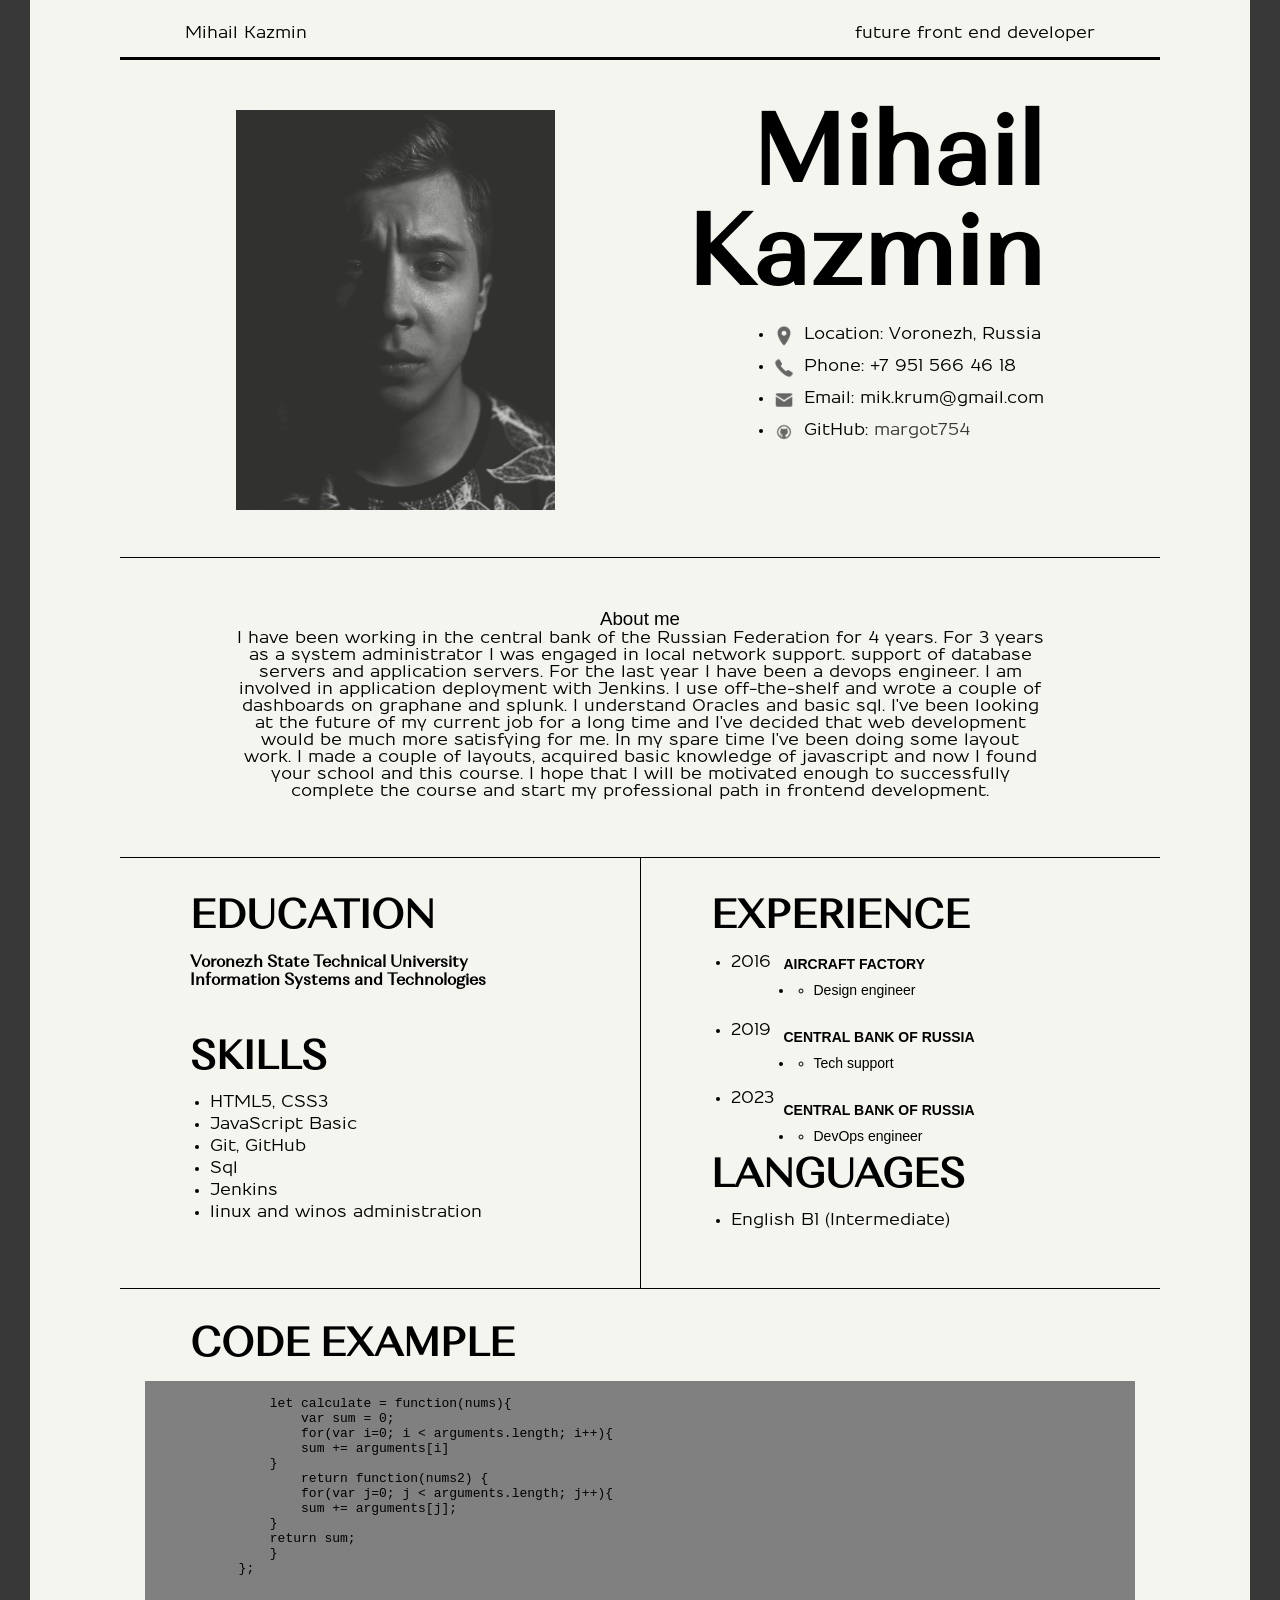
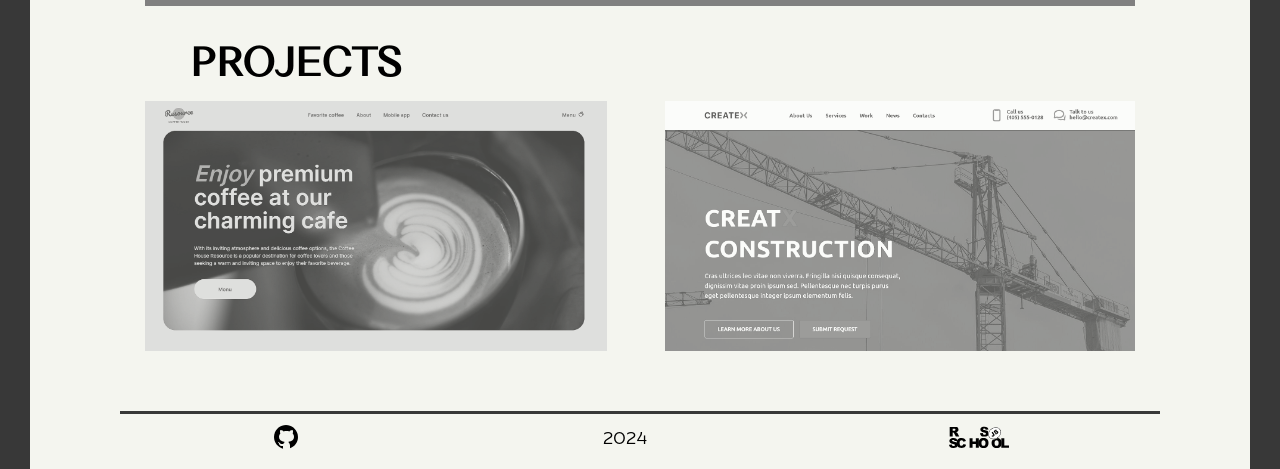
<file: index.html>
<!DOCTYPE html>
<html lang="en">
<head>
  <meta charset="UTF-8">
  <meta name="viewport" content="width=device-width, initial-scale=1.0">
  <title>Document</title>
  <link rel="stylesheet" href="style.css">
</head>
<body>
  
    <div class="container">
        <div class="header">
    
            <div class="block">Mihail Kazmin</div>
            <div class="block">future front end developer</div>
        </div>
       <div class="main">
<div class="wrap">
        <div class="iam">
           
                <div class="left col">
                    <img class="avatar" src="av.png" alt="avatar">
                </div>
                <div class="right col">
                    <div class="descr">
                        <h1>Mihail<br>Kazmin
                        </h1>
                        
                        <nav>
                            <ul>
                            <li class="c-loc">Location: Voronezh, Russia</li>
                            <li class="c-phone">Phone: +7 951 566 46 18</li>
                            <li class="c-mail">Email: mik.krum@gmail.com</li>
                            <li class="c-git">GitHub: <a href="https://github.com/margot754">margot754</a></li>
                        </ul>
                        </nav>
                        
                    </div>
                </div>
           
        </div>
    </div>       
        <div class="about-me">
          
            <div class="about-section">
                <h3>About me</h3>
                I have been working in the central bank of the Russian Federation for 4 years.
                For 3 years as a system administrator I was engaged in local network support.
                support of database servers and application servers.
                For the last year I have been a devops engineer. I am involved in application deployment with Jenkins.
                I use off-the-shelf and wrote a couple of dashboards on graphane and splunk. I understand Oracles and basic
                sql.
                I've been looking at the future of my current job for a long time and I've decided
                that web development would be much more satisfying for me.
                In my spare time I've been doing some layout work.
                I made a couple of layouts, acquired basic knowledge of javascript and now I found your school and this
                course.
    
                I hope that I will be motivated enough to successfully complete the course and start my professional path in
                frontend
                development.
    
            </div>
        </div>
    
        <div class="achive">
            <div class="achleft col">
                <h2>EDUCATION</h2>
    
                <div class="unic">Voronezh State
                Technical University<br>
                Information Systems and Technologies
            </div>
    
            <div class="skills">
                <h2>SKILLS</h2>
                <ul class="ulu">
                    <li>HTML5, CSS3</li>
                    <li>JavaScript Basic</li>
                    <li>Git, GitHub</li>
                    <li>Sql</li>
                    <li>Jenkins</li>
                    <li>linux and winos administration</li>
                </ul>
            </div>
            </div>
        <div class="achright col">
                <h2>EXPERIENCE</h2>
            <div class="exp-block">
                <ul>
                    <li class="years">2016  </li> 
                   
                    <li class="years">2019</li>
                
                    <li class="years">2023 </li> 
                </ul>
            <div class="place">
             <div class="a_block">
                <h3 class="place a">AIRCRAFT FACTORY</h3>
                <ul>
                    <li>
                    <ul>
                        <li>Design engineer</li>
                    </ul>
                </li>
                </ul>
             </div>
             <div class="a_block">
                <h3 class="place b ">CENTRAL BANK OF RUSSIA</h3>
                <ul>
                    <li>
                    <ul>
                        <li>Tech support</li>
                    </ul>
                </li>
                </ul>
             </div>
             <div class="a_block">
                <h3 class="place c">CENTRAL BANK OF RUSSIA</h3>
                <ul>
                    <li>
                    <ul>
                        <li>DevOps engineer</li>
                    </ul>
                </li>
                </ul>
             </div>
                
               

            </div>
            </div>
            <div class="language">
               <h2> LANGUAGES </h2>
                <ul>
                    <li>English B1 (Intermediate)</li>
                </ul>
            </div>
        </div>
    
    </div>
        
            
    
       
       
           

               <h2 class="example"> CODE EXAMPLE</h2>
          
            <pre>
            <code>
                let calculate = function(nums){
                    var sum = 0;
                    for(var i=0; i &lt; arguments.length; i++){
                    sum += arguments[i]
                }
                    return function(nums2) {
                    for(var j=0; j &lt; arguments.length; j++){
                    sum += arguments[j];
                }
                return sum;
                }	
            };
        </code> 
    </pre>


       </div>
       <h2 class="project_title">PROJECTS</h2>
    <div class="works">
       
        
       <a class="link" href="https://margot754.github.io/coffee-rss/"><img class="project"  src="img/project.png" alt=""></a>
       <a class="link" href="https://github.com/margot754/creatx"><img class="project"  src="img/create.png" alt=""></a>
 
    </div>

        <footer>
          
            <a href="https://github.com/margot754/">
                <img class="icon" src="img/git.svg" alt="">
            </a>
            2024
            <a href="https://rs.school/courses/javascript-ru">
                <img class="rs" src="img/rs.svg" alt="">
            </a>
     
        </footer>
    </div>
   
   
</body>
</html>
</file>
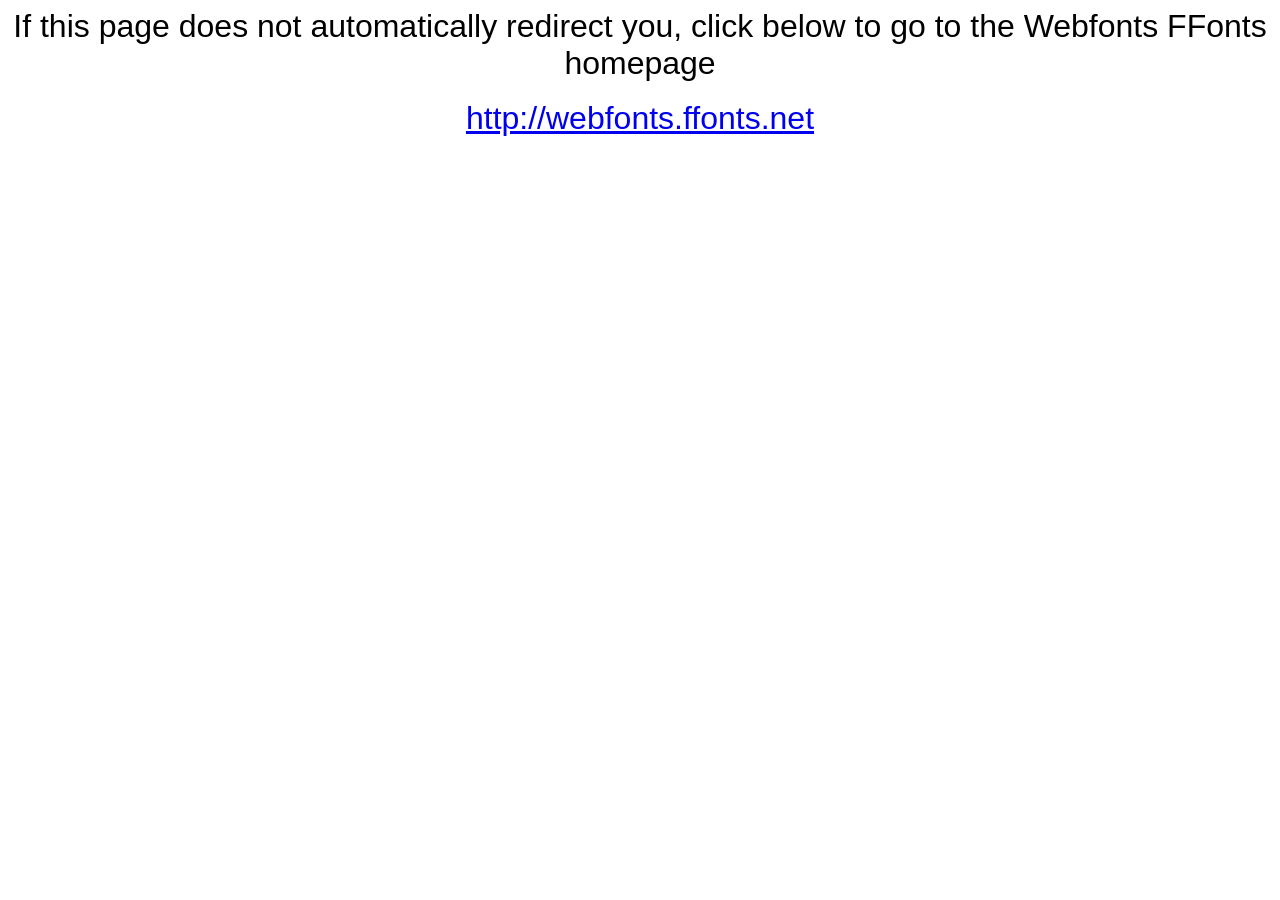
<file: fonts/webfonts_Resamitz-Bold/webfonts.ffonts.net.htm>
<HTML>
<HEAD>
<TITLE>Webfonts www.FFonts.net - Redirect</TITLE>
<meta http-equiv="refresh" content="1;url=http://webfonts.ffonts.net">
<script language="javascript">
<!-- 
//location.replace("http://webfonts.ffonts.net");
-->
</script>
</HEAD>

<BODY>
<CENTER>

<FONT FACE="Arial, Sans Serif, Verdana" SIZE=6>If this page does not automatically redirect you, click below to go to the Webfonts FFonts homepage</FONT>
<BR><BR>
<FONT FACE="Arial, Sans Serif, Verdana" SIZE=6><A HREF="http://webfonts.ffonts.net" TARGET="_top">http://webfonts.ffonts.net</A></FONT>

</CENTER>
</BODY>
</HTML>
</file>
<file: style.css>
* {
margin: 0;
padding: 0;
text-decoration: none;
}

body {
    background-color: #383838;
    font-family: Resamitz-Bold;
    margin: auto;
}


h2{
    font-size: 40px;
    font-family: 'Alethia Pro';
    margin-bottom: 15px;
}

h3{
    font-weight: 100;
    font-family: sans-serif;
}

ul {
    padding-left: 20px;
   
}


li{
    padding-bottom: 5px;
}

a{
    color: #383838;
}

nav{
    list-style-type:  none;
    margin-top: 16px;
}

nav li{
    margin-bottom: 10px;
}

.container{
    max-width: 1140px;
    background-color: #F4F5EF;
    margin: auto;
 
    padding: 0px 40px 5px 40px;
}

.header {
    
   
  
    padding-top: 10px;
    padding-left: 100px;
    padding-right: 100px;
    display: flex;
    justify-content: space-between;
}

.block {
    padding: 15px;
}

h1{
    font-size: 100px;
    font-family: 'Alethia Pro';
}

.wrap {
    height: 500px;
    margin-left: auto;
    margin-right: auto;
}

.iam {
    height: 500px;
    margin-left: 50px;
    margin-right: 50px;
    padding-top: 50px;
    padding-bottom: 1px;
    padding-left: 50px;
    padding-right: 50px;
    display: flex;
    justify-content: space-around;
    border-top: solid;
}


.descr {
    text-align: right;
    display: flex;
    flex-direction: column;
    align-items: flex-end
}

.social {
    height: 500px;
    margin-left: auto;
    margin-right: auto;
    display: flex;
}

.right{

    height: 300px;
    display: flex;
   
}

.c-phone{
    background-image: url(img/tel.png);
    background-size: 20px;
    background-repeat: no-repeat;
    text-align: left;
    padding-left: 30px;
}

.c-loc{
    background-image: url(img/location.png);
    background-size: 20px;
    background-repeat: no-repeat;
    text-align: left;
    padding-left: 30px;
}

.c-git{
    background-image: url(img/git.png);
    background-size: 20px;
    background-repeat: no-repeat;
    text-align: left;
    padding-left: 30px;
}

.c-mail{
    background-image: url(img/email.png);
    background-size: 20px;
    background-repeat: no-repeat;
    text-align: left;
    padding-left: 30px;
}


.about-me {
   
  height: 300px;
    margin-left: auto;
    margin-right: auto;
}

.about-section {
  

    text-align: center;
    margin-left: 50px;
    margin-right: 50px;
    padding: 50px 115px 115px 115px;
    border-top: solid;
    border-width: 0.5px;
}

.achive {
    height: 331px;
margin-left: 50px;
margin-right: 50px;
    display: flex;
    justify-content: center;
    padding-bottom: 100px;
    border-bottom: solid;
    border-width: 0.5px;
    border-color: black;
    
    
}

.skills{
    margin-top: 50px;
}

.achleft{
    height: 334px;
    padding: 40px 2px 56px 70px;
    width: 50%;
    border-top: solid;
    border-right: solid;
    border-width: 0.5px;
    border-color: black;
}

.achright{
    
    width: 50%;
    padding: 40px 2px 56px 70px;
    border-top: solid;
   
    border-width: 0.5px;
    border-color: black;
}

.resp{
    margin-left: 10px;
}

.unic{
    font-family: 'Alethia Pro';
    font-weight: 700;
}

.exp-block{
    display: flex;
}

.years{
    padding-top: 1px;
    margin-bottom: 45px;
   
}

.place{
    
    font-size: 14px;
    font-family: sans-serif;
    font-weight: 700;
}

 .place .a{
    margin-top: 3px;
    margin-left: 10px;
}

.place .b{
    margin-top: 21px;
    margin-left: 10px

}

.place .c{
    margin-top: 21px;
    margin-left: 10px;
}

.place li{
    font-family: sans-serif;
    font-weight: 100;
    margin-top: 10px;
}

.code {
  
    height: 300px;

    margin-left: auto;
    margin-right: auto;
}

.close{
    cursor: pointer;
}

pre {
    background-color: grey;
    margin-left: 75px;
    margin-right: 75px;
}

.avatar{
    margin-top: 0px;
    height: 80%;
    width: auto;
    opacity: 80%;
}

.icon {
    width: 30px;
    height: 30px;
}

.rs{
    width: 60px;
}

summary{
    display: flex;
    justify-content: center;
}

.example{
    margin-top: 30px;
    margin-left: 120px;
}

.works{
    
    height: 300px;
    margin-left: 75px;
    margin-right: 75px;
  display: flex;
  justify-content: space-between;

  margin-bottom: 10px;
}

.link{
    background-image: url(img/project.png);
    opacity: 70%;
    filter: grayscale(1);
    display: block;
    height: 250px;
    
}

.link:hover{

opacity: 100%;
}

.project{
    display: block;
    max-width: 100%;
    max-height: 100%;
    display: flex;
    overflow: hidden;
}

.project_title{
    margin-left: 120px;
    margin-top: 40px;

}

footer {
    display: flex;
    align-items: center;
    justify-content: space-around;
    height: 50px;
  margin-right: 50px;
    margin-left: 50px;
    border-top: #383838 solid;
    
}

@font-face {
    font-family: UbuntuBold;
    src: url(fonts/UbuntuBold.woff);
}

@font-face {
    font-family: Resamitz-Bold;
    src: url(fonts/Resamitz-Bold.ttf.woff);
}

@font-face {
    font-family: TenorSans;
    src: url(fonts/TenorSans.ttf.woff);
}

@font-face {
	font-family: 'Alethia Pro';
	src: url('fonts/AlethiaPro-Regular.woff2') format('woff2'), url('fonts/AlethiaPro-Regular.woff') format('woff');
	font-weight: 400;
	font-style: normal;
}

@font-face {
    font-family: 'Anomoly';
    src: url(fonts/AnomolyLight.ttf);
}
</file>
